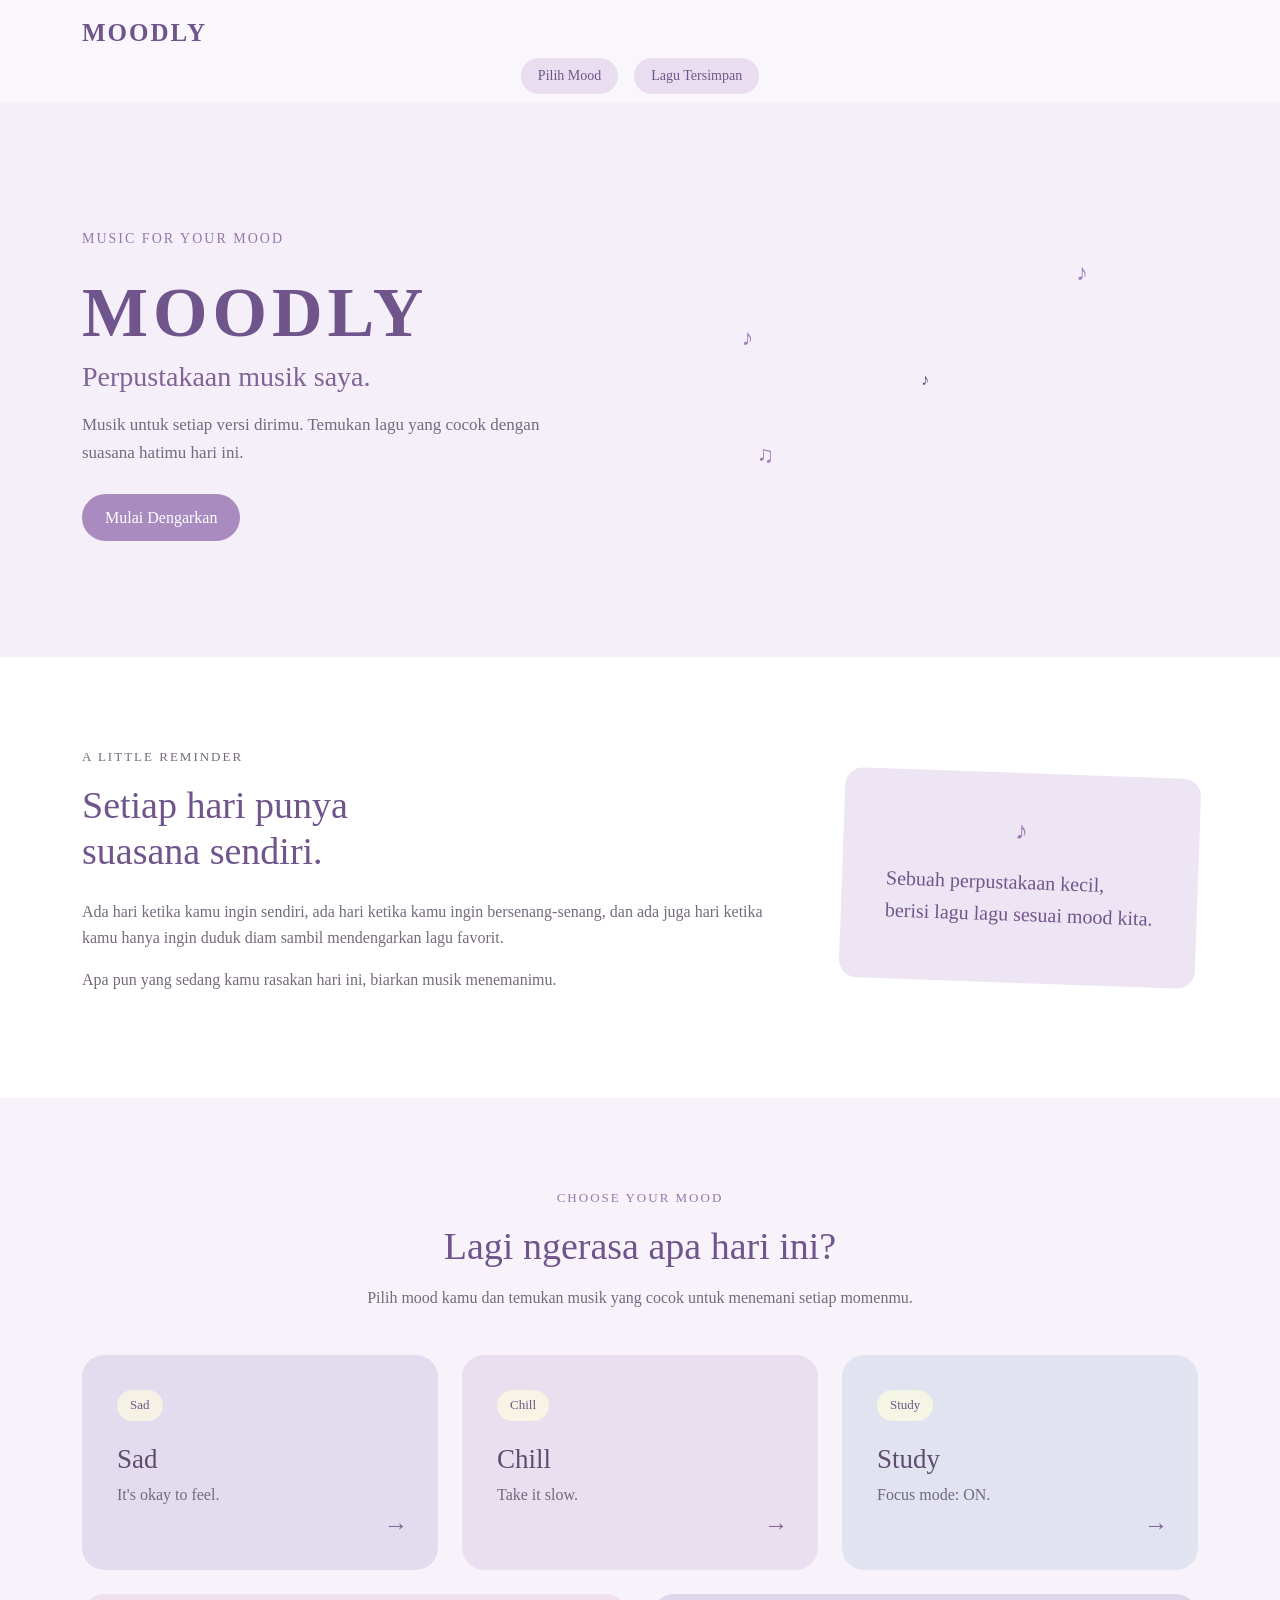
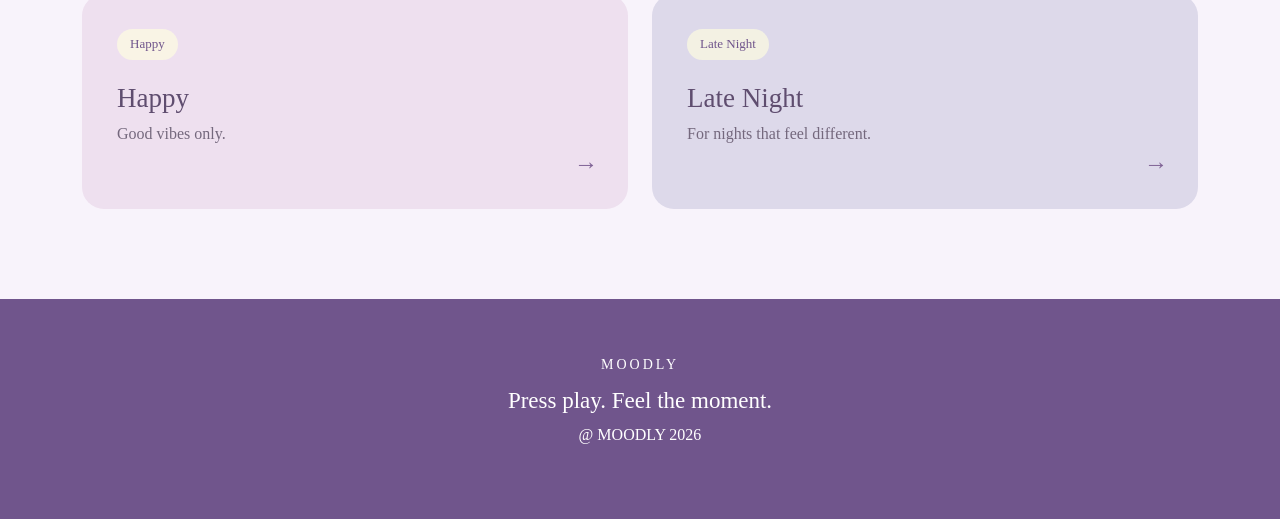
<file: index.html>
<!DOCTYPE html>
<html lang="en">
<head>
    <meta charset="UTF-8">
    <meta name="viewport" content="width=device-width, initial-scale=1.0">
    <title>MOODLY - Perpustakaan musik.</title>
    <link href="https://cdn.jsdelivr.net/npm/bootstrap@5.3.3/dist/css/bootstrap.min.css" rel="stylesheet">
    <link rel="stylesheet" href="style.css">
</head>
<body>
    <header>
        <nav class="navbar moodly-navbar">
            <div class="container">
                <a href="index.html" class="navbar-brand moodly-logo">MOODLY</a>
                <div class="navbar-nav flex-row flex-wrap justify-content-center gap-3 w-100">
                    <a href="index.html#mood" class="nav-link moodly-nav-link">Pilih Mood</a>
                    <a href="saved.html" class="nav-link moodly-nav-link">Lagu Tersimpan</a>
                </div>
            </div>
        </nav>
    </header>
    <main>
        <section class="hero">
            <div class="container">
                <div class="row align-items-center">
                    <div class="col-lg-6 hero-content">
                        <p class="hero-label">MUSIC FOR YOUR MOOD</p>
                        <h1>MOODLY</h1>
                        <h2>Perpustakaan musik saya.</h2>
                        <p class="hero-text">
                            Musik untuk setiap versi dirimu.
                            Temukan lagu yang cocok dengan suasana
                            hatimu hari ini.</p>
                        <a href="index.html#mood" class="hero-button">Mulai Dengarkan</a>
                    </div>
                    <div class="col-lg-6">
                        <div class="music-illustration">
                            <div class="music-cirle">♪</div>
                            <p class="music-note note-one">♪</p>
                            <p class="music-note note-two">♫</p>
                            <p class="music-note note-three">♪</p>
                        </div>
                    </div>
                </div>
            </div>
        </section>
        <section class="intro">
            <div class="container">
                <div class="row align-items-center">
                    <div class="col-lg-8">
                        <p class="section-label">A LITTLE REMINDER</p>
                        <h2>Setiap hari punya <br> suasana sendiri.</h2>
                        <p>
                            Ada hari ketika kamu ingin sendiri,
                            ada hari ketika kamu ingin bersenang-senang,
                            dan ada juga hari ketika kamu hanya ingin 
                            duduk diam sambil mendengarkan lagu favorit.
                        </p>
                        <p>
                            Apa pun yang sedang kamu rasakan hari ini,
                            biarkan musik menemanimu.
                        </p>
                    </div>
                    <div class="col-lg-4">
                        <div class="music-note-card">
                            <p class="music-symbol">♪</p>
                            <p>Sebuah perpustakaan kecil, <br> berisi lagu lagu sesuai mood kita.</p>
                        </div>
                    </div>
                </div>
            </div>
        </section>
        <section class="mood" id="mood">
            <div class="container">
                <div class="mood-heading">
                    <p class="section-label">CHOOSE YOUR MOOD</p>
                    <h2>Lagi ngerasa apa hari ini?</h2>
                    <p>
                        Pilih mood kamu dan temukan musik yang cocok 
                        untuk menemani setiap momenmu.
                    </p>
                </div>
                <div class="row g-4">
                    <div class="col-md-6 col-lg-4">
                        <a href="mood.html?mood=sad" class="mood-link">
                            <article class="mood-card mood-sad">
                                <p class="mood-label">Sad</p>
                                <h3>Sad</h3>
                                <p>It's okay to feel.</p>
                                <p class="mood-arrow">→</p>
                            </article>
                        </a>
                    </div>
                    <div class="col-md-6 col-lg-4">
                        <a href="mood.html?mood=chill" class="mood-link">
                            <article class="mood-card mood-chill">
                                <p class="mood-label">Chill</p>
                                <h3>Chill</h3>
                                <p>Take it slow.</p>
                                <p class="mood-arrow">→</p>
                            </article>
                        </a>
                    </div>
                    <div class="col-md-6 col-lg-4">
                        <a href="mood.html?mood=study" class="mood-link">
                            <article class="mood-card mood-study">
                                <p class="mood-label">Study</p>
                                <h3>Study</h3>
                                <p>Focus mode: ON.</p>
                                <p class="mood-arrow">→</p>
                            </article>
                        </a>
                    </div>
                    <div class="col-md-6 col-lg-6">
                        <a href="mood.html?mood=happy" class="mood-link">
                            <article class="mood-card mood-happy">
                                <p class="mood-label">Happy</p>
                                <h3>Happy</h3>
                                <p>Good vibes only.</p>
                                <p class="mood-arrow">→</p>
                            </article>
                        </a>
                    </div>
                    <div class="col-md-6 col-lg-6">
                        <a href="mood.html?mood=night" class="mood-link">
                            <article class="mood-card mood-night">
                                <p class="mood-label">Late Night</p>
                                <h3>Late Night</h3>
                                <p>For nights that feel different.</p>
                                <p class="mood-arrow">→</p>
                        </article>
                        </a>
                    </div>
                </div>
            </div>
        </section>
    </main>
    <footer class="footer">
        <p class="footer-logo">MOODLY</p>
        <h3>Press play. Feel the moment.</h3>
        <p>@ MOODLY 2026</p>
    </footer>
</body>
</html>
</file>
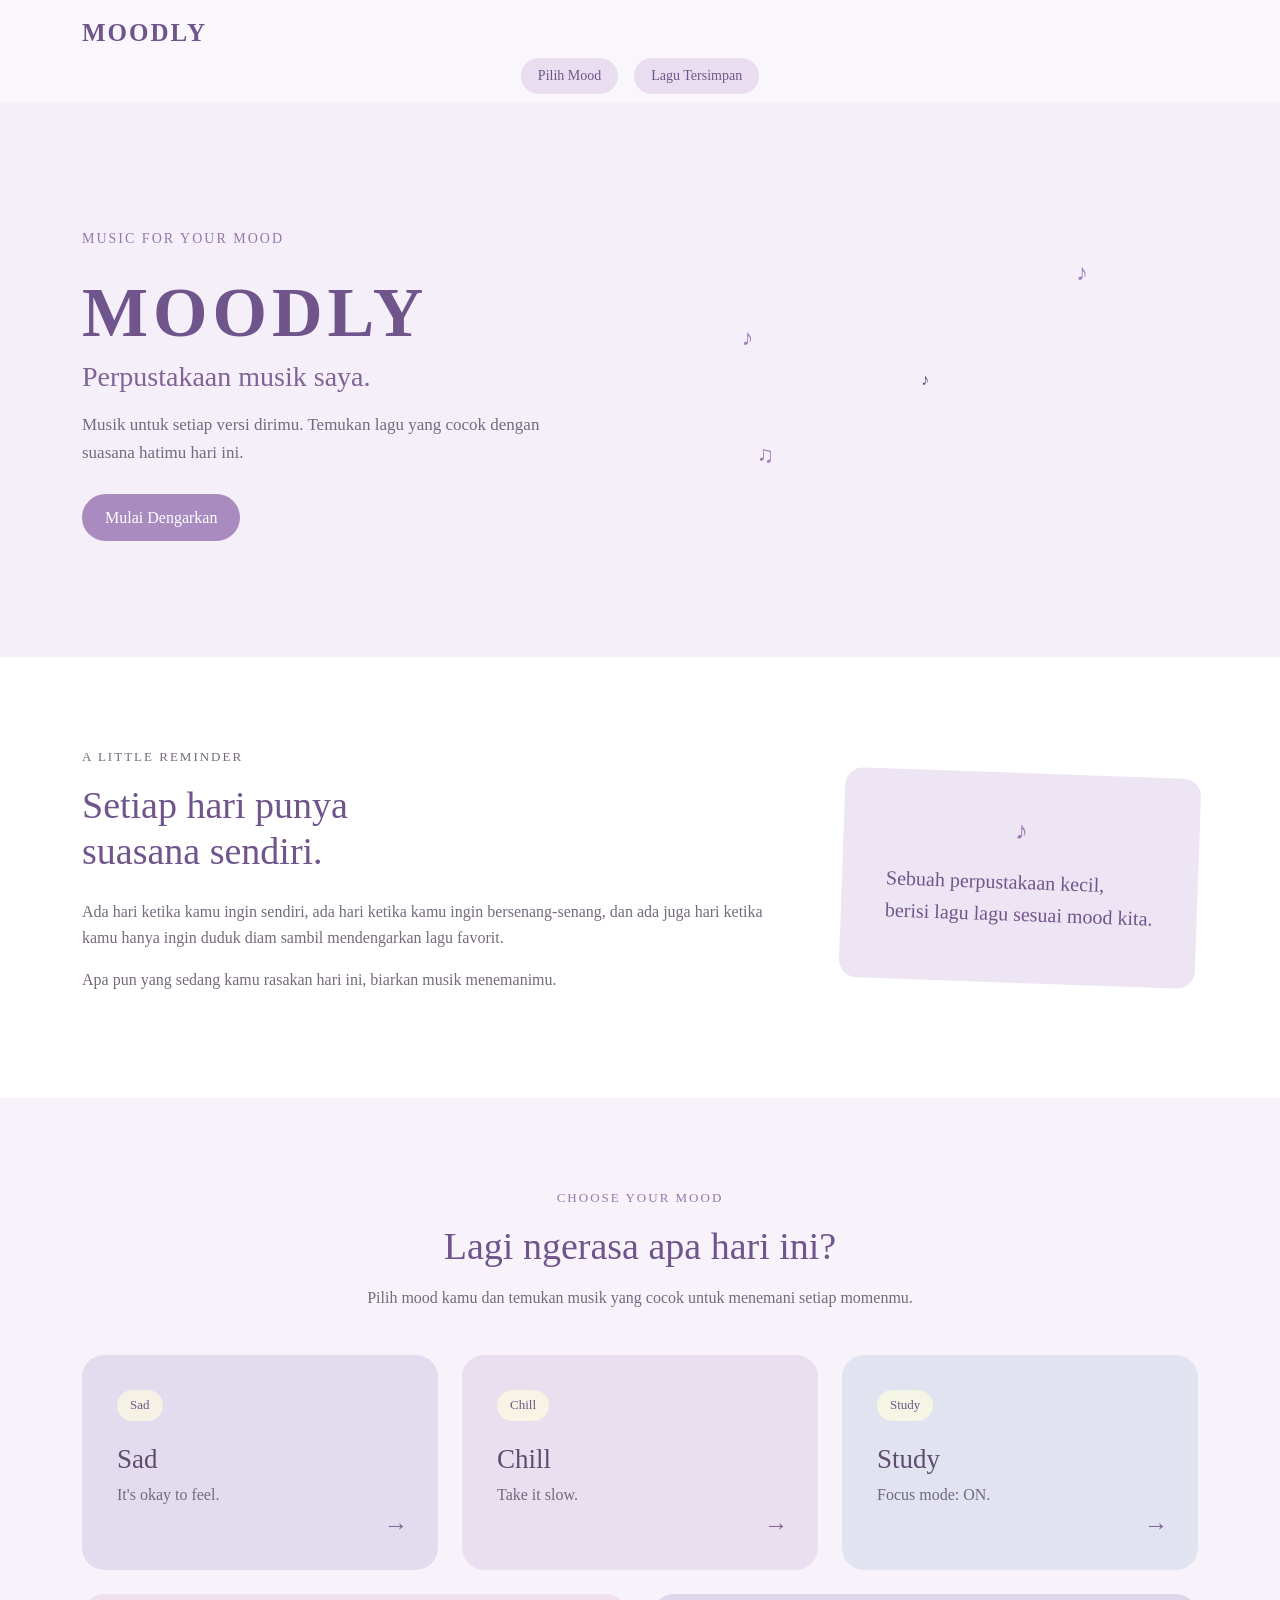
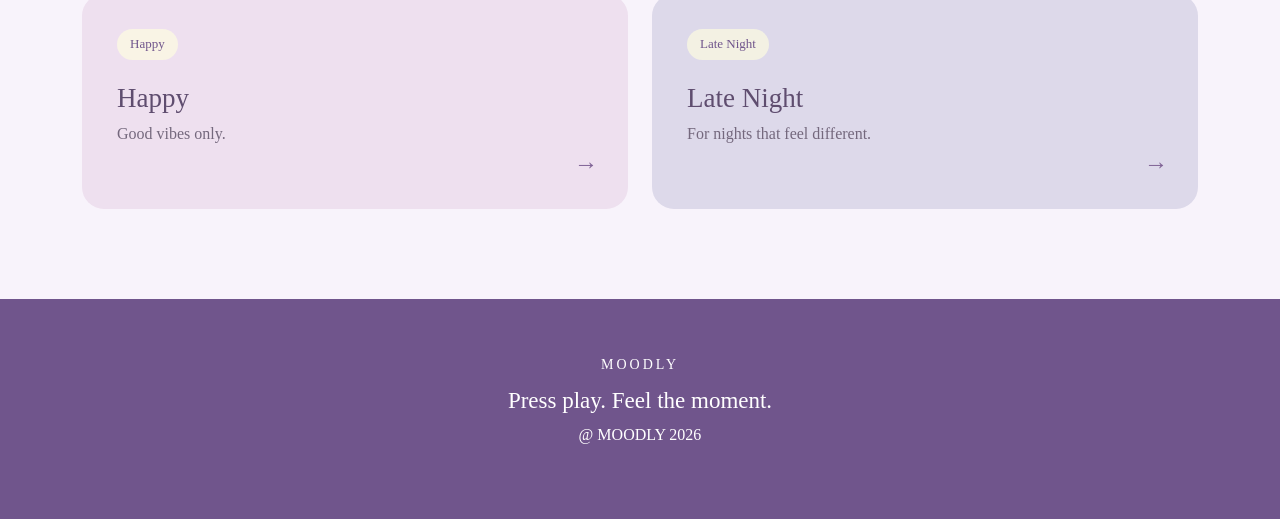
<file: indes.html>
<!DOCTYPE html>
<html lang="en">
<head>
    <meta charset="UTF-8">
    <meta name="viewport" content="width=device-width, initial-scale=1.0">
    <title>MOODLY - Your Mood. Your Music</title>
    <link href="https://cdn.jsdelivr.net/npm/bootstrap@5.3.3/dist/css/bootstrap.min.css" rel="stylesheet">
    <link rel="stylesheet" href="style.css">
</head>
<body>
    <header>
        <nav class="navbar moodly-navbar">
            <div class="container">
                <a href="index.html" class="navbar-brand moodly-logo">MOODLY</a>
                <div class="navbar-nav flex-row flex-wrap justify-content-center gap-3 w-100">
                    <a href="index.html#mood" class="nav-link moodly-nav-link">Pilih Mood</a>
                    <a href="saved.html" class="nav-link moodly-nav-link">Lagu Tersimpan</a>
                </div>
            </div>
        </nav>
    </header>
    <main>
        <section class="hero">
            <div class="container">
                <div class="row align-items-center">
                    <div class="col-lg-6 hero-content">
                        <p class="hero-label">MUSIC FOR YOUR MOOD</p>
                        <h1>MOODLY</h1>
                        <h2>Perpustakaan musik saya.</h2>
                        <p class="hero-text">
                            Musik untuk setiap versi dirimu.
                            Temukan lagu yang cocok dengan suasana
                            hatimu hari ini.</p>
                        <a href="index.html#mood" class="hero-button">Mulai Dengarkan</a>
                    </div>
                    <div class="col-lg-6">
                        <div class="music-illustration">
                            <div class="music-cirle">♪</div>
                            <p class="music-note note-one">♪</p>
                            <p class="music-note note-two">♫</p>
                            <p class="music-note note-three">♪</p>
                        </div>
                    </div>
                </div>
            </div>
        </section>
        <section class="intro">
            <div class="container">
                <div class="row align-items-center">
                    <div class="col-lg-8">
                        <p class="section-label">A LITTLE REMINDER</p>
                        <h2>Setiap hari punya <br> suasana sendiri.</h2>
                        <p>
                            Ada hari ketika kamu ingin sendiri,
                            ada hari ketika kamu ingin bersenang-senang,
                            dan ada juga hari ketika kamu hanya ingin 
                            duduk diam sambil mendengarkan lagu favorit.
                        </p>
                        <p>
                            Apa pun yang sedang kamu rasakan hari ini,
                            biarkan musik menemanimu.
                        </p>
                    </div>
                    <div class="col-lg-4">
                        <div class="music-note-card">
                            <p class="music-symbol">♪</p>
                            <p>Sebuah perpustakaan kecil, <br> berisi lagu lagu sesuai mood kita.</p>
                        </div>
                    </div>
                </div>
            </div>
        </section>
        <section class="mood" id="mood">
            <div class="container">
                <div class="mood-heading">
                    <p class="section-label">CHOOSE YOUR MOOD</p>
                    <h2>Lagi ngerasa apa hari ini?</h2>
                    <p>
                        Pilih mood kamu dan temukan musik yang cocok 
                        untuk menemani setiap momenmu.
                    </p>
                </div>
                <div class="row g-4">
                    <div class="col-md-6 col-lg-4">
                        <a href="mood.html?mood=sad" class="mood-link">
                            <article class="mood-card mood-sad">
                                <p class="mood-label">Sad</p>
                                <h3>Sad</h3>
                                <p>It's okay to feel.</p>
                                <p class="mood-arrow">→</p>
                            </article>
                        </a>
                    </div>
                    <div class="col-md-6 col-lg-4">
                        <a href="mood.html?mood=chill" class="mood-link">
                            <article class="mood-card mood-chill">
                                <p class="mood-label">Chill</p>
                                <h3>Chill</h3>
                                <p>Take it slow.</p>
                                <p class="mood-arrow">→</p>
                            </article>
                        </a>
                    </div>
                    <div class="col-md-6 col-lg-4">
                        <a href="mood.html?mood=study" class="mood-link">
                            <article class="mood-card mood-study">
                                <p class="mood-label">Study</p>
                                <h3>Study</h3>
                                <p>Focus mode: ON.</p>
                                <p class="mood-arrow">→</p>
                            </article>
                        </a>
                    </div>
                    <div class="col-md-6 col-lg-6">
                        <a href="mood.html?mood=happy" class="mood-link">
                            <article class="mood-card mood-happy">
                                <p class="mood-label">Happy</p>
                                <h3>Happy</h3>
                                <p>Good vibes only.</p>
                                <p class="mood-arrow">→</p>
                            </article>
                        </a>
                    </div>
                    <div class="col-md-6 col-lg-6">
                        <a href="mood.html?mood=night" class="mood-link">
                            <article class="mood-card mood-night">
                                <p class="mood-label">Late Night</p>
                                <h3>Late Night</h3>
                                <p>For nights that feel different.</p>
                                <p class="mood-arrow">→</p>
                        </article>
                        </a>
                    </div>
                </div>
            </div>
        </section>
    </main>
    <footer class="footer">
        <p class="footer-logo">MOODLY</p>
        <h3>Press play. Feel the moment.</h3>
        <p>@ MOODLY 2026</p>
    </footer>
</body>
</html>
</file>
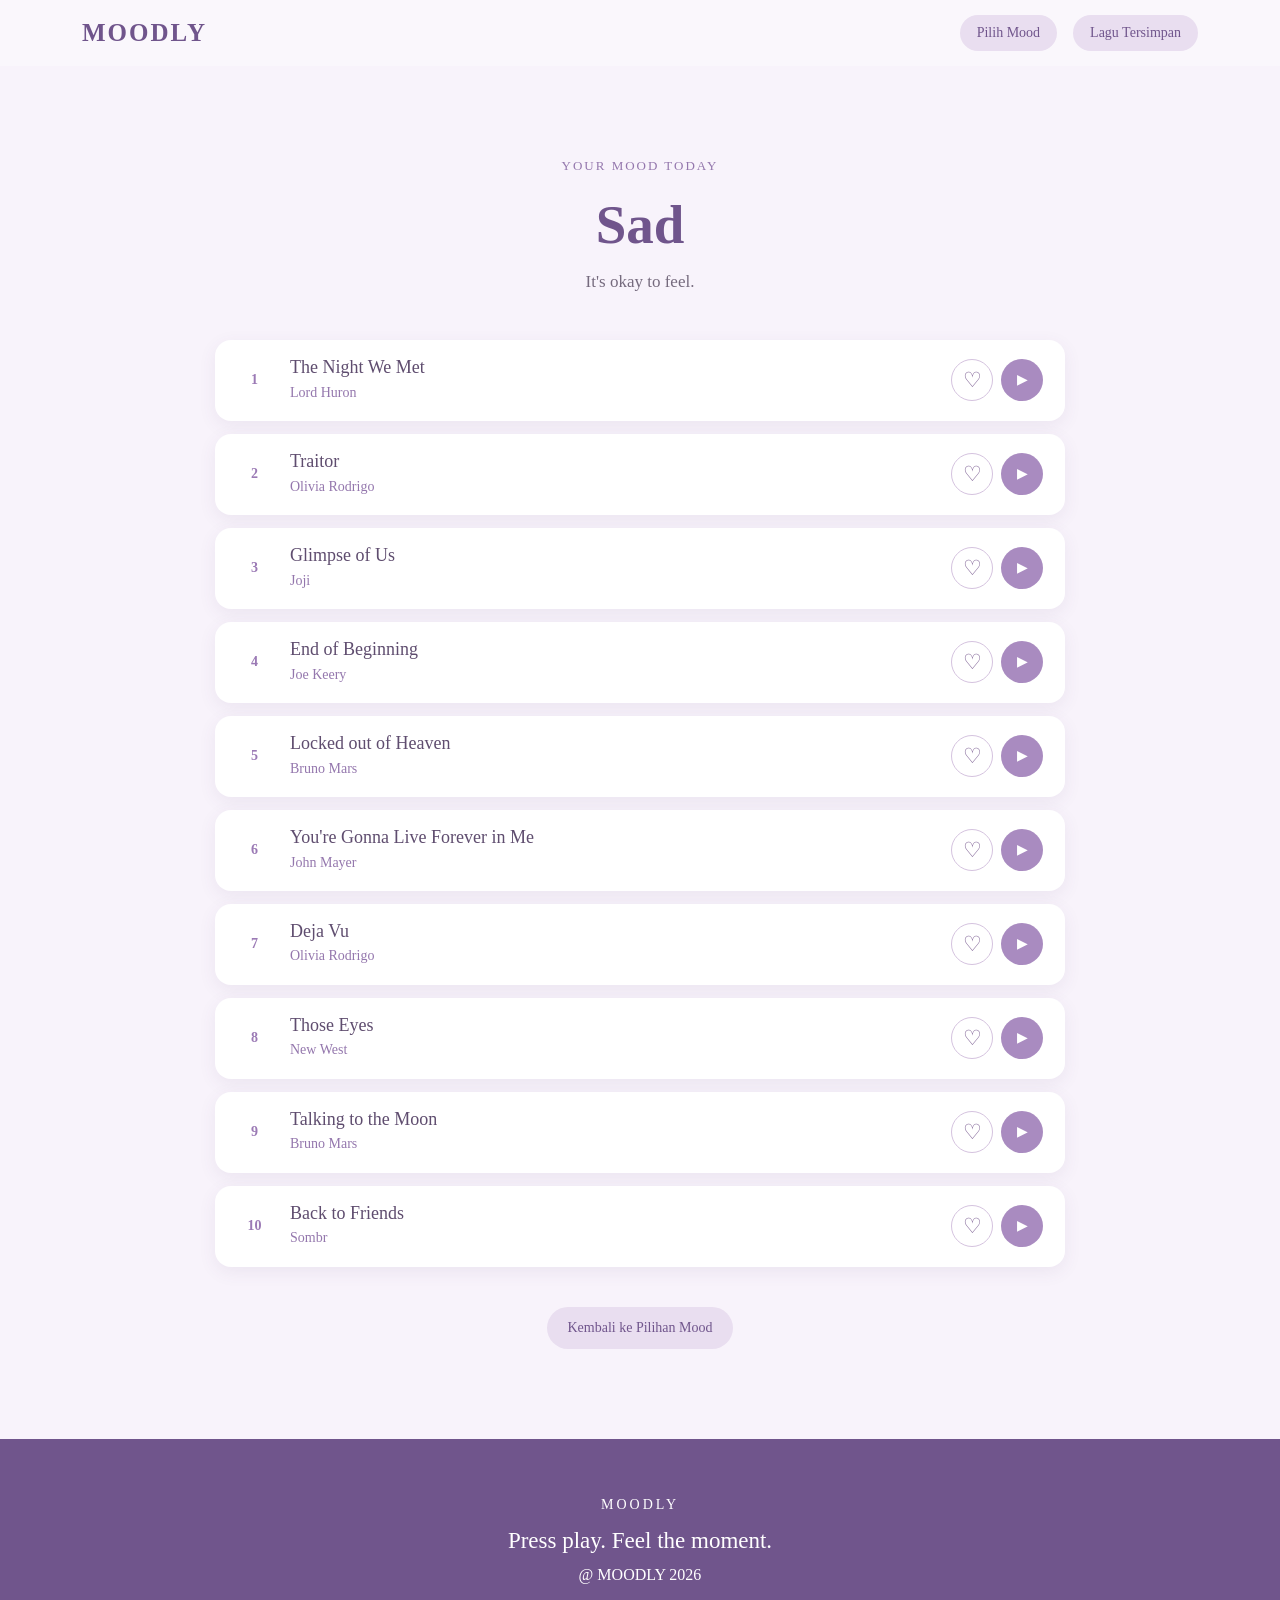
<file: mood.html>
<!DOCTYPE html>
<html lang="en">
<head>
    <meta charset="UTF-8">
    <meta name="viewport" content="width=device-width, initial-scale=1.0">
    <title>MOODLY - Your Mood</title>
    <link href="https://cdn.jsdelivr.net/npm/bootstrap@5.3.3/dist/css/bootstrap.min.css" rel="stylesheet">
    <link rel="stylesheet" href="style.css">
</head>
<body>
    <header>
        <nav class="navbar moodly-navbar">
            <div class="container">
                <a href="index.html" class="navbar-brand moodly-logo">MOODLY</a>
                <div class="navbar-nav flex-row flex-wrap justify-content-center gap-3">
                    <a href="index.html#mood" class="nav-link moodly-nav-link">Pilih Mood</a>
                    <a href="saved.html" class="nav-link moodly-nav-link">Lagu Tersimpan</a>
                </div>
            </div>
        </nav>
    </header>
    <main>
        <section class="mood-detail">
            <div class="container">
                <div class="mood-detail-heading">
                    <p class="section-label">YOUR MOOD TODAY</p>
                    <h1 id="moodTitle">Sad</h1>
                    <p id="moodDescription">It's okay to feel.</p>
                </div>
                <div class="playlist" id="playlist"></div>
                <div class="back-home">
                    <a href="index.html#mood" class="back-home-button">Kembali ke Pilihan Mood</a>
                </div>
            </div>
        </section>
    </main>
    <footer class="footer">
        <p class="footer-logo">MOODLY</p>
        <h3>Press play. Feel the moment.</h3>
        <p>@ MOODLY 2026</p>
    </footer>
    <script src="index.js"></script>
</body>
</html>
</file>
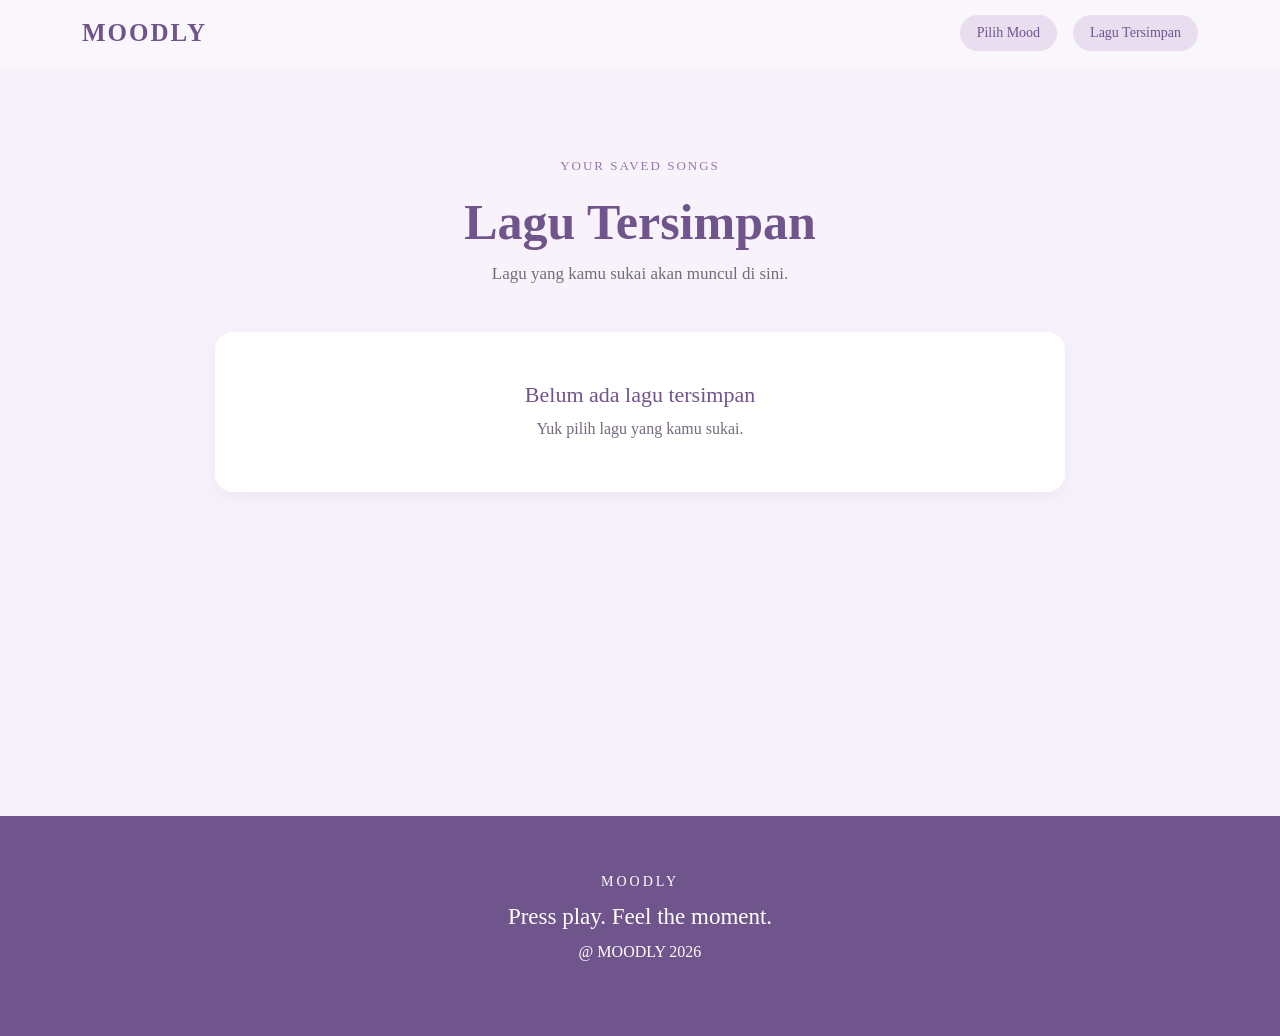
<file: saved.html>
<!DOCTYPE html>
<html lang="en">
<head>
    <meta charset="UTF-8">
    <meta name="viewport" content="width=device-width, initial-scale=1.0">
    <title>MOODLY - Lagu Tersimpan</title>
    <link href="https://cdn.jsdelivr.net/npm/bootstrap@5.3.3/dist/css/bootstrap.min.css" rel="stylesheet">
    <link rel="stylesheet" href="style.css">
</head>
<body>
    <header>
        <nav class="navbar moodly-navbar">
            <div class="container">
                <a href="index.html" class="navbar-brand moodly-logo">MOODLY</a>
                <div class="navbar-nav flex-row flex-wrap justify-content-center gap-3">
                    <a href="index.html#mood" class="nav-link moodly-nav-link">Pilih Mood</a>
                    <a href="saved.html" class="nav-link moodly-nav-link">Lagu Tersimpan</a>
                </div>
            </div>
        </nav>
    </header>
    <main>
        <section class="saved-section">
            <div class="container">
                <div class="saved-heading">
                    <p class="section-label">YOUR SAVED SONGS</p>
                    <h1>Lagu Tersimpan</h1>
                    <p>Lagu yang kamu sukai akan muncul di sini.</p>
                </div>
            </div>
            <div class="saved-playlist" id="savedPlaylist"></div>
        </section>
    </main>
    <footer class="footer">
        <p class="footer-logo">MOODLY</p>
        <h3>Press play. Feel the moment.</h3>
        <p>@ MOODLY 2026</p>
    </footer>
    <script src="index.js"></script>
</body>

</html>
</file>
<file: style.css>
* {
    margin: 0;
    padding: 0;
    box-sizing: border-box;
}
html {
    scroll-behavior: smooth;
}
body {
    font-family: Georgia, 'Times New Roman', serif;
    background-color: #faf7fc;
    color: #5f4d6f;
    line-height: 1.6;
}
.moodly-logo {
    color: #70558c !important;
    font-size: 25px;
    font-weight: bold;
    letter-spacing: 2px;
    text-decoration: none;
}
.moodly-navbar .navbar-nav {
    margin-left: auto;
}
.moodly-nav-link {
    color: #70558c !important;
    background-color: #e9def0;
    padding: 7px 17px !important;
    border-radius: 20px;
    font-size: 14px;
    transition: 0.3s;
}
.moodly-nav-link:hover {
    background-color: #d9c6e5;
    color: #59436e !important;
}
.hero {
    min-height: 555px;
    padding: 80px 0;
    background-color: #f5effa;
    display: flex;
    align-items: center;
}
.hero-content {
    padding-top: 10px;
}
.hero-label {
    color: #9477ad;
    font-size: 14px;
    letter-spacing: 2px;
    margin-bottom: 20px;
}
.hero h1 {
    color: #70558c;
    font-size: 70px;
    font-weight: bold;
    letter-spacing: 5px;
    margin-bottom: 5px;
}
.hero h2 {
    color: #806496;
    font-size: 28px;
    margin-bottom: 18px;
}
.hero-text {
    max-width: 500px;
    color: #756a7d;
    font-size: 17px;
    margin-bottom: 28px;
}
.hero-button {
    display: inline-block;
    text-decoration: none;
    color: white;
    background-color: #a98bc0;
    padding: 11px 23px;
    border-radius: 25px;
    transition: 0.3s;
}
.hero-button:hover {
    color: white;
    background-color: #8e70a8;
}
.music-illustration {
    position: relative;
    height: 330px;
    display: flex;
    align-items: center;
    justify-content: center;
}
.music-circle {
    width: 195px;
    height: 195px;
    border-radius: 50%;
    background-color: #dfd0e9;
    display: flex;
    justify-content: center;
    align-items: center;
    color: #806496;
    font-size: 60px;
    box-shadow: 0 15px 30px rgba(112, 85, 140, 0.12);
}
.music-note {
    position: absolute;
    color: #9e7cba;
    font-size: 23px;
}
.note-one {
    top: 40px;
    right: 110px;
}
.note-two {
    bottom: 55px;
    left: 105px;
}
.note-three {
    top: 105px;
    left: 90px;
}
.intro {
    background-color: #ffffff;
    padding: 90px 0;
}
.section-label {
    color: #9477ad;
    font-size: 13px;
    letter-spacing: 2px;
    margin-bottom: 15px;
}
.intro h2 {
    color: #70558c;
    font-size: 38px;
    line-height: 1.2;
    margin-bottom: 25px;
}
.intro p {
    color: #756a7d;
    max-width: 720px;
}
.music-note-card {
    background-color: #eee5f4;
    min-height: 210px;
    border-radius: 18px;
    display: flex;
    flex-direction: column;
    justify-content: center;
    align-items: center;
    transform: rotate(2deg);
}
.music-note-card .music-symbol {
    color: #9b7ab5;
    font-size: 25px;
    margin-bottom: 15px;
}
.music-note-card p:last-child {
    color: #70558c;
    font-size: 20px;
    line-height: 1.6;
}
.mood {
    padding: 90px 0;
    background-color: #f8f3fb;
}
.mood-heading {
    text-align: center;
    margin-bottom: 45px;
}
.mood-heading h2 {
    color: #70558c;
    font-size: 38px;
    margin-bottom: 15px;
}
.mood-heading p:last-child {
    color: #756a7d;
}
.mood-link {
    text-decoration: none;
    color: inherit;
}
.mood-card {
    position: relative;
    min-height: 215px;
    padding: 35px;
    border-radius: 22px;
    transition: 0.3s;
    cursor: pointer;
}
.mood-card:hover {
    transform: translateY(-5px);
    box-shadow: 0 12px 25px rgba(90, 70, 110, 0.10);
}
.mood-label {
    display: inline-block;
    background-color: rgba(255, 255, 225, 0.65);
    color: #70558c;
    padding: 5px 13px;
    border-radius: 20px;
    font-size: 13px;
    margin-bottom: 22px;
}
.mood-card h3 {
    color: #5f4d6f;
    font-size: 27px;
    margin-bottom: 7px;
}
.mood-card > p:not(.mood-label):not(.mood-arrow) {
    color: #74687d;
}
.mood-arrow {
    position: absolute;
    right: 30px;
    bottom: 10px;
    color: #806496;
    font-size: 24px;
}
.mood-sad {
    background-color: #e3dcef;
}
.mood-chill {
    background-color: #e9dfee;
}
.mood-study {
    background-color: #e1e4f0;
}
.mood-happy {
    background-color: #eee0ef;
}
.mood-night {
    background-color: #ddd9ea;
}
.mood-link:hover {
    color: inherit;
}
.mood-detail {
    min-height: 750px;
    padding: 90px 0;
    background-color: #f8f3fb;
}
.mood-detail-heading {
    text-align: center;
    margin-bottom: 45px;
}
.mood-detail-heading h1 {
    color: #70558c;
    font-size: 55px;
    font-weight: bold;
    margin-bottom: 10px;
}
.mood-detail-heading p:last-child {
    color: #756a7d;
    font-size: 17px;
}
.playlist {
    max-width: 850px;
    margin: 0 auto;
}
.song-card {
    background-color: white;
    min-height: 80px;
    padding: 17px 22px;
    margin-bottom: 13px;
    border-radius: 16px;
    display: flex;
    align-items: center;
    gap: 18px;
    box-shadow: 0 5px 18px rgba(90, 70, 110, 0.08);
    transition: 0.3s;
}
.song-card:hover {
    transform: translateY(-3px);
    box-shadow: 0 10px 25px rgba(90, 70, 110, 0.12);
}
.song-number {
    width: 35px;
    color: #9b7ab5;
    font-size: 14px;
    font-weight: bold;
    text-align: center;
}
.song-info {
    flex: 1;
}
.song-info h3 {
    color: #5f4d6f;
    font-size: 18px;
    margin: 0 0 3px;
}
.song-info p {
    color: #9477ad;
    font-size: 14px;
    margin: 0;
}
.song-actions {
    display: flex;
    align-items: center;
    gap: 8px;
}
.save-button {
    width: 42px;
    height: 42px;
    border: 1px solid #d5c3df;
    border-radius: 50%;
    background-color: white;
    color: #806496;
    font-size: 21px;
    cursor: pointer;
    transition: 0.3s;
}
.save-button:hover {
    background-color: #f1e8f6;
    transform: scale(1.08);
}
.save-button.saved {
    background-color: #70558c;
    border-color: #70558c;
    color: white;
}
.play-button {
    width: 42px;
    height: 42px;
    border: none;
    border-radius: 50%;
    background-color: #a98bc0;
    color: white;
    font-size: 14px;
    cursor: pointer;
    transition: 0.3s;
}
.play-button:hover {
    background-color: #8e70a8;
    transform: scale(1.08);
}
.save-notification {
    position: fixed;
    right: 25px;
    bottom: 25px;
    background-color: #70558c;
    color: white;
    padding: 13px 20px;
    border-radius: 12px;
    font-family: Arial, sans-serif;
    font-size: 14px;
    box-shadow: 0 8px 25px rgba(90, 70, 110, 0.20);
    z-index: 1000;
    animation: notificationIn 0.3s ease;
}
@keyframes notificationIn {
    from {
        opacity: 0;
        transform: translateY(15px);
    }
    to {
        opacity: 1;
        transform: translateY(0);
    }
}
.back-home {
    text-align: center;
    margin-top: 40px;
}
.back-home-button {
    display: inline-block;
    color: #70558c;
    background-color: #e9def0;
    text-decoration: none;
    padding: 10px 20px;
    border-radius: 22px;
    font-size: 14px;
    transition: 0.3s;
}
.back-home-button:hover {
    background-color: #59436e;
    color: #59436e;
}
.saved-section {
    min-height: 750px;
    padding: 90px 0;
    background-color: #f8f3fb;
}
.saved-heading {
    text-align: center;
    margin-bottom: 45px;
}
.saved-heading h1 {
    color: #70558c;
    font-size: 50px;
    font-weight: bold;
    margin-bottom: 8px;
}
.saved-heading p:last-child {
    color: #756a7d;
    font-size: 17px;
}
.saved-playlist {
    max-width: 850px;
    margin: 0 auto;
}
.saved-song-card {
    background-color: white;
    min-height: 80px;
    padding: 17px 22px;
    margin-bottom: 13px;
    border-radius: 16px;
    display: flex;
    align-items: center;
    gap: 18px;
    box-shadow: 0 5px 18px rgba(90, 70, 110, 0.08);
    transition: 0.3s;
}
.saved-song-card:hover {
    transform: translateY(-3px);
    box-shadow: 0 10px 25px rgba(90, 70, 110, 0.12);
}
.saved-song-number {
    width: 35px;
    color: #9b7ab5;
    font-size: 14px;
    font-weight: bold;
    text-align: center;
}
.saved-song-info {
    flex: 1;
}
.saved-song-info h3 {
    color: #5f4d6f;
    font-size: 18px;
    margin: 0 0 3px;
}
.saved-song-info p {
    color: #9477ad;
    font-size: 14px;
    margin: 0;
}
.saved-play-button {
    width: 40px;
    height: 40px;
    border: 1px solid #d5c3df;
    border-radius: 50%;
    background-color: white;
    color: #806496;
    font-size: 16px;
    cursor: pointer;
    transition: 0.3s;
}
.saved-play-button:hover {
    background-color: #70558c;
    color: white;
    border-color: #70558c;
    transform: scale(1.08);
}
.delete-button {
    width: 40px;
    height: 40px;
    border: 1px solid #d5c3df;
    border-radius: 50%;
    background-color: white;
    color: #806496;
    font-size: 20px;
    cursor: pointer;
    transition: 0.3s;
}
.delete-button:hover {
    background-color: #70558c;
    color: white;
    border-color: #70558c;
}
.empty-saved {
    background-color: white;
    text-align: center;
    padding: 50px 25px;
    border-radius: 18px;
    box-shadow: 0 5px 18px rgba(90, 70, 110, 0.08);
}
.empty-saved h3 {
    color: #70558c;
    font-size: 22px;
    margin-bottom: 8px;
}
.empty-saved p {
    color: #756a7d;
    margin: 0;
}
.footer {
    background-color: #70558c;
    color: white;
    text-align: center;
    padding: 55px 20px;
}
.footer-logo {
    font-size: 14px;
    letter-spacing: 3px;
    margin-bottom: 10px;
}
.footer-logo {
    font-size: 14px;
    letter-spacing: 3px;
    margin-bottom: 10px;
}
.footer h3 {
    font-size: 23px;
}
.footer small {
    opacity: 0.8;
}

@media (max-width: 991px) {
    .moodly-navbar .container {
        flex-wrap: wrap;
    }
    .moodly-navbar .navbar-nav {
        margin-left: 20px;
    }
    .hero {
        text-align: center;
    }
    .hero-text {
        margin-left: auto;
        margin-right: auto;
    }
    .music-illustration {
        margin-top: 35px;
    }
    .intro {
        text-align: center;
    }
    .intro p {
        margin-left: auto;
        margin-right: auto;
    }
    .music-note-card {
        margin-top: 40px;
    }
}
@media (max-width: 576px) {
    .moodly-navbar .container {
        flex-direction: column;
        gap: 8px;
        padding-bottom: 8px;
    }
    .moodly-navbar .navbar-nav {
        margin-left: 0;
    }
    .moodly-logo {
        font-size: 22px;
    }
    .moodly-nav-link {
        font-size: 12px;
        padding: 6px 13px !important;
    }
    .hero {
        padding: 65px 0;
    }
    .hero h1 {
        font-size: 48px;
    }
    .hero h2 {
        font-size: 22px;
    }
    .hero-text {
        font-size: 15px;
    }
    .music-circle {
        width: 165px;
        height: 165px;
        font-size: 50px;
    }
    .music-illustration {
        height: 250px;
    }
    .note-one {
        right: 60px;
    }
    .note-two {
        left: 55px;
    }
    .note-three {
        left: 45px;
    }
    .intro,
    .mood {
        padding: 70px 0;
    }
    .intro h2,
    .mood-heading h2 {
        font-size: 30px;
    }
    .mood-card {
        min-height: 190px;
        padding: 27px;
    }
    .mood-detail {
        padding: 65px 15px;
    }
    .mood-detail-heading h1 {
        font-size: 42px;
    }
    .song-card {
        padding: 13px;
        gap: 10px;
    }
    .song-number {
        width: 25px;
    }
    .song-info h3 {
        font-size: 15px;
    }
    .song-info p {
        font-size: 12px;
    }
    .save-button,
    .play-button {
        width: 38px;
        height: 38px;
    }
    .saved-section {
        padding: 65px 15px;
    }
    .saved-heading h1 {
        font-size: 40px;
    }
    .saved-song-card {
        padding: 13px;
        gap: 10px;
    }
    .saved-song-info h3 {
        font-size: 15px;
    }
    .saved-song-info p {
        font-size: 12px;
    }
}
</file>
